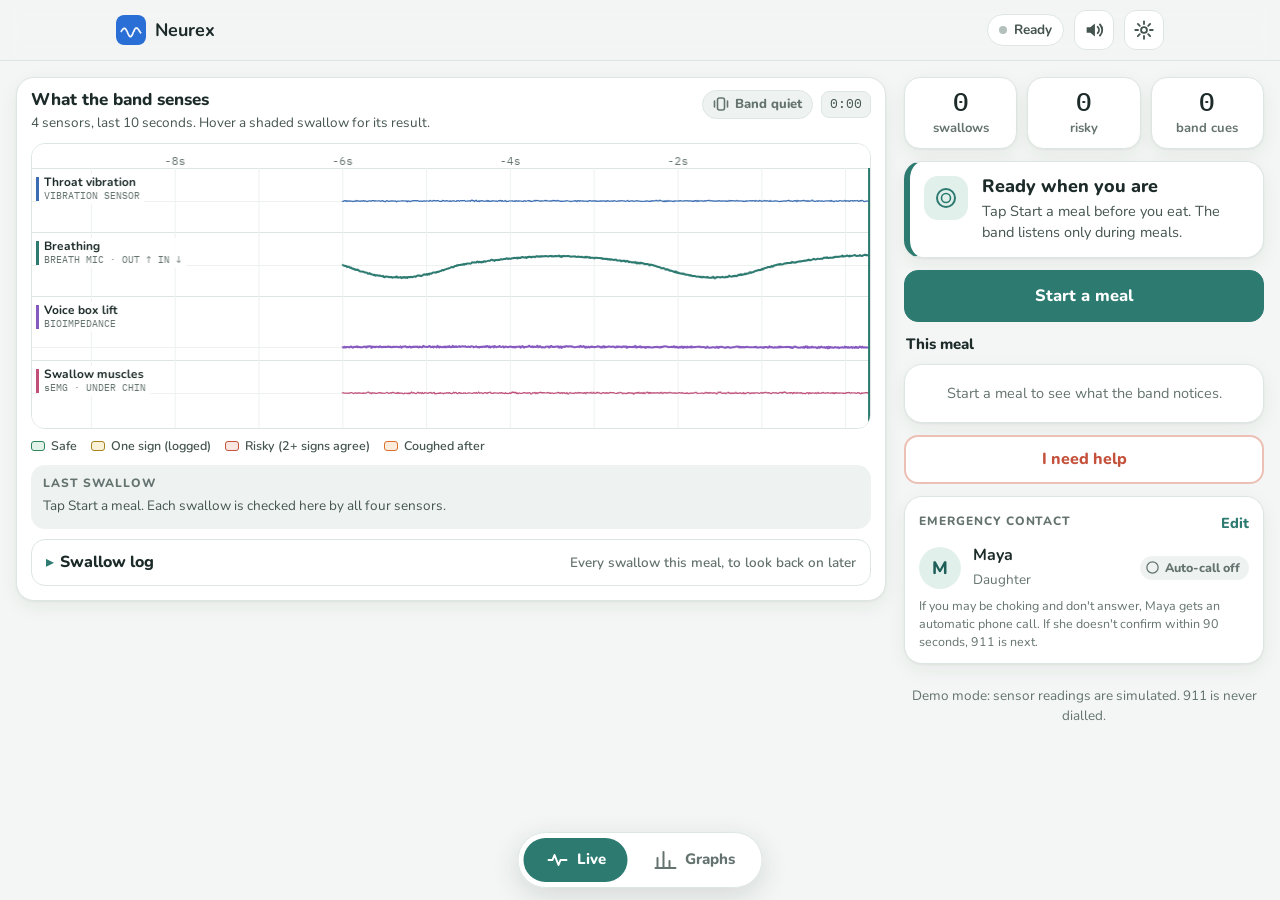
<file: index.html>
<!doctype html>
<html lang="en">
<head>
<meta charset="utf-8">
<title>Neurex</title>
<meta http-equiv="refresh" content="0; url=frontend/">
</head>
<body>
<p>Opening the Neurex app… <a href="frontend/">Tap here if it doesn't open.</a></p>
</body>
</html>
</file>
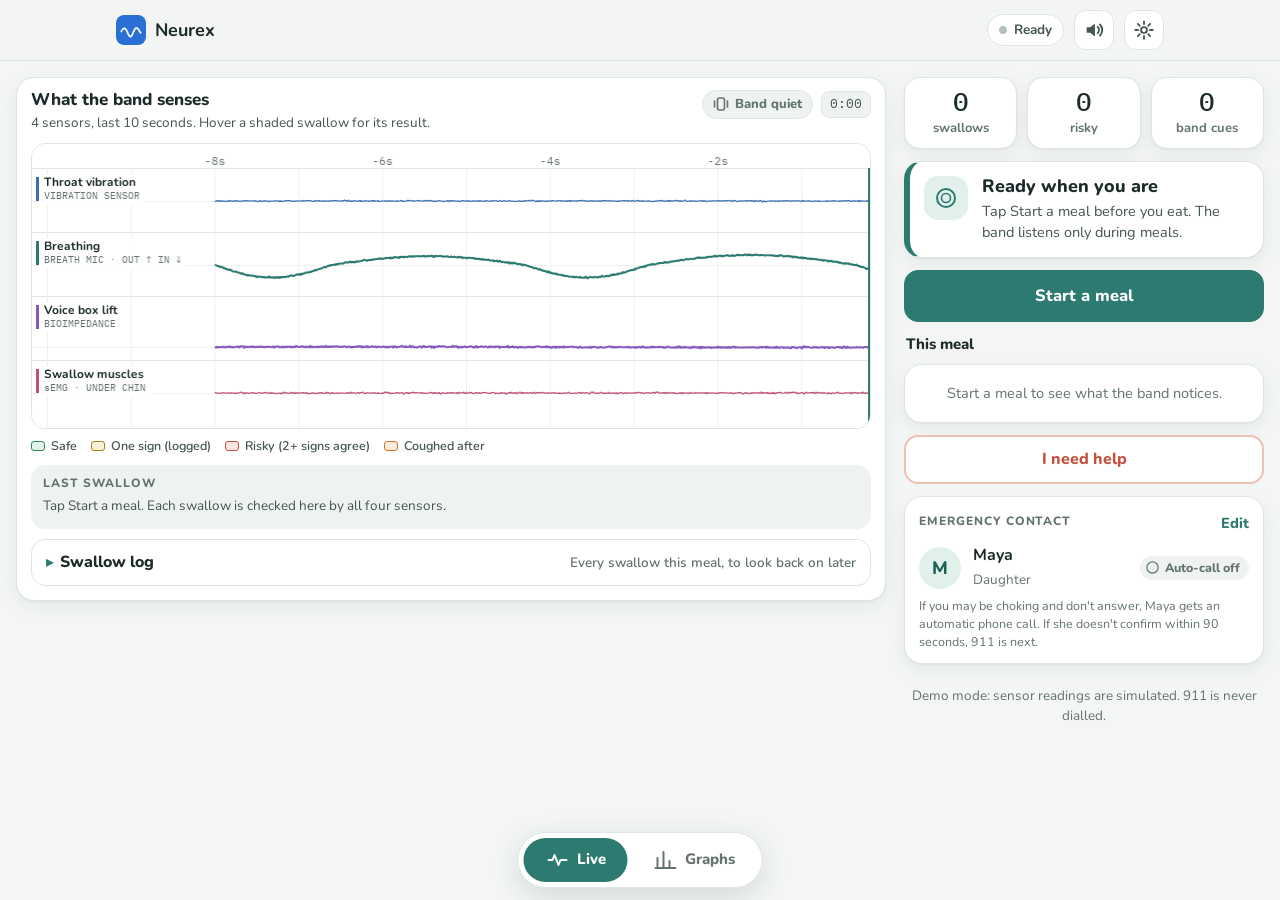
<file: frontend/index.html>
<!doctype html>
<html lang="en">
<head>
<meta charset="utf-8">
<meta name="viewport" content="width=device-width, initial-scale=1, viewport-fit=cover">
<title>Neurex</title>
<meta name="description" content="Neurex: catches silent choking in Parkinson's and calls for help.">
<meta name="theme-color" content="#f3f6f4">
<link rel="manifest" href="manifest.webmanifest">
<link rel="icon" href="icons/icon-192.png">
<link rel="apple-touch-icon" href="icons/apple-touch-icon.png">
<meta name="apple-mobile-web-app-capable" content="yes">
<meta name="apple-mobile-web-app-title" content="Neurex">
<link rel="preconnect" href="https://fonts.googleapis.com">
<link rel="preconnect" href="https://fonts.gstatic.com" crossorigin>
<link rel="stylesheet" href="https://fonts.googleapis.com/css2?family=Nunito:wght@500;600;700;800&family=IBM+Plex+Mono:wght@400;500&display=swap">
<link rel="stylesheet" href="css/styles.css">
</head>
<body>
<header class="top">
  <div class="top-inner">
    <div class="brand"><img src="icons/icon-192.png" alt="" width="30" height="30"><b>Neurex</b></div>
    <span class="livepill" id="livePill"><i></i><span id="liveText">Ready</span></span>
    <button class="icon-btn" id="soundBtn" data-act="sound" aria-label="Sound on" aria-pressed="true">
      <svg class="snd-on" viewBox="0 0 24 24" width="22" height="22" aria-hidden="true"><path d="M4 9h4l5-4v14l-5-4H4z" fill="currentColor"/><path d="M16 8.5a5 5 0 010 7M18.5 6a8.5 8.5 0 010 12" fill="none" stroke="currentColor" stroke-width="2" stroke-linecap="round"/></svg>
      <svg class="snd-off" viewBox="0 0 24 24" width="22" height="22" aria-hidden="true"><path d="M4 9h4l5-4v14l-5-4H4z" fill="currentColor"/><path d="M17 9l5 6M22 9l-5 6" stroke="currentColor" stroke-width="2" stroke-linecap="round"/></svg>
    </button>
    <button class="icon-btn" data-act="settings" aria-label="Settings">
      <svg viewBox="0 0 24 24" width="22" height="22" aria-hidden="true"><circle cx="12" cy="12" r="3.2" fill="none" stroke="currentColor" stroke-width="2"/><path d="M12 2.5v3M12 18.5v3M2.5 12h3M18.5 12h3M5.3 5.3l2.1 2.1M16.6 16.6l2.1 2.1M5.3 18.7l2.1-2.1M16.6 7.4l2.1-2.1" stroke="currentColor" stroke-width="2" stroke-linecap="round"/></svg>
    </button>
  </div>
</header>

<main>
  <div id="demoBar" class="demobar" hidden aria-live="polite"></div>
  <!-- LIVE (the person wearing the band) -->
  <section id="view-live" class="view live" aria-label="Live">
    <div class="live-grid">
      <div class="col-main">
        <div class="card graph-card" id="graphCard">
          <div class="g-top">
            <div><h3>What the band senses</h3><p class="sub" id="winLabel">4 sensors, live. Hover a shaded swallow for its result.</p></div>
            <div class="g-right">
              <span class="bandstat" id="bandStat"><svg viewBox="0 0 16 16" width="16" height="16" aria-hidden="true"><rect x="4.5" y="2" width="7" height="12" rx="2" fill="none" stroke="currentColor" stroke-width="1.6"/><path d="M1.5 5v6M14.5 5v6" stroke="currentColor" stroke-width="1.6" stroke-linecap="round"/></svg><span id="bandText">Band quiet</span></span>
              <span class="clock mono" id="clock">0:00</span>
            </div>
          </div>
          <div id="graphHome"><div class="canvas-wrap" id="graphWrap"><canvas id="strip" aria-label="Four live sensor signals: throat vibration, breathing, voice box lift, swallow muscles"></canvas></div></div>
          <div class="lane-key">
            <span><i style="background:var(--good-soft);border-color:var(--good)"></i>Safe</span>
            <span><i style="background:var(--warn-soft);border-color:var(--warn)"></i>One sign (logged)</span>
            <span><i style="background:var(--risk-soft);border-color:var(--risk)"></i>Risky (2+ signs agree)</span>
            <span><i style="background:var(--amber-soft);border-color:var(--amber)"></i>Coughed after</span>
          </div>
          <div id="verdict" class="verdict" aria-live="polite"></div>
          <details class="swlog" id="swLog">
            <summary><span>Swallow log</span><span class="fine" id="swLogCount">Every swallow this meal, to look back on later</span></summary>
            <div class="tablewrap" id="swLogBody"></div>
          </details>
        </div>
      </div>
      <div class="col-side">
        <div class="stats3 o1">
          <div><b data-bind="swallows">0</b><span>swallows</span></div>
          <div><b data-bind="risky">0</b><span>risky</span></div>
          <div><b data-bind="cues">0</b><span>band cues</span></div>
        </div>
        <div id="nowCard" class="now o2"></div>
        <button id="mealBtn" class="btn primary meal-btn o4" data-act="meal">Start a meal</button>
        <div class="feed-head o5"><span>This meal</span><span id="feedCount"></span></div>
        <ul id="feed" class="feed o6"></ul>
        <button class="btn help-btn o7" data-act="help">I need help</button>
        <div id="contactCard" class="card o8"></div>
        <p class="fine center o9">Demo mode: sensor readings are simulated. 911 is never dialled.</p>
      </div>
    </div>
  </section>

  <!-- GRAPHS (family and doctors) -->
  <section id="view-graphs" class="view wide" aria-label="Graphs" hidden>
    <div class="card ghead" id="gHead"></div>
    <div class="kpis" id="gKpi"></div>
    <div class="grid2">
      <div class="card span2"><h3>Risky swallows per day</h3><p class="sub">Share of swallows with 2 or more warning signs. Dashed line: 10% check line (example).</p><div class="chart" id="gRisky"></div><p class="fine" id="gRiskyNote"></p></div>
      <div class="card"><h3>Voice box lift strength</h3><p class="sub">Average per day, compared with his usual swallow</p><div class="chart" id="gStrength"></div></div>
      <div class="card"><h3>Riskiest meal</h3><p class="sub">Last 7 days</p><div class="chart" id="gMeal"></div></div>
      <div class="card span2"><h3>Alerts</h3><p class="sub">Every risky swallow buzz and choking alert, and how it ended</p><div class="tablewrap" id="gAlerts"></div></div>
      <div class="card span2"><div class="row between"><div><h3>Swallow log</h3><p class="sub" id="gLogSub">Latest meal, every swallow. "Out, swallow, out" is the safe breathing order.</p></div></div><div class="tablewrap" id="gLog"></div></div>
      <div class="card span2">
        <h3>Share with the care team</h3>
        <p class="sub">A plain summary for the speech therapist or doctor.</p>
        <pre id="gReport" class="report"></pre>
        <div class="row gap wrap"><button class="btn primary" data-act="share">Share report</button><button class="btn" data-act="copy">Copy</button><button class="btn" data-act="export">Download CSV</button></div>
        <p class="fine">Neurex flags risk and gets people tested sooner. It does not diagnose.</p>
      </div>
    </div>
  </section>
</main>

<nav class="tabbar" aria-label="Sections">
  <a href="#live" data-v="live" aria-current="page"><svg viewBox="0 0 24 24" width="24" height="24" aria-hidden="true"><path d="M3 12h4l2-5 4 10 2-5h6" fill="none" stroke="currentColor" stroke-width="2" stroke-linecap="round" stroke-linejoin="round"/></svg><span>Live</span></a>
  <a href="#graphs" data-v="graphs"><svg viewBox="0 0 24 24" width="24" height="24" aria-hidden="true"><path d="M4 20V10M10 20V4M16 20v-7M22 20H2" fill="none" stroke="currentColor" stroke-width="2" stroke-linecap="round"/></svg><span>Graphs</span></a>
</nav>

<div id="sos" class="sos" hidden role="alertdialog" aria-live="assertive"><div class="sos-inner"><div class="demobar onsos" hidden aria-live="polite"></div><div id="sosBody"></div><div class="sos-side"><div class="sos-graph"><span class="eyebrow">Live from the band</span><div id="sosGraph"></div></div><div id="mayaPhone"></div></div></div></div>
<div id="sheet" class="sheet" hidden><div class="sheet-card" id="sheetBody"></div></div>

<div id="demo" class="demo" hidden>
  <button class="demo-toggle" data-act="demo" aria-label="Presenter controls">Presenter</button>
  <div class="demo-panel">
    <b>Presenter controls</b>
    <div class="demo-grid">
      <button class="btn small primary wide" data-act="dDemo" id="demoBtn">Play the demo</button>
      <p class="demo-cap wide">3 safe swallows → 1 risky → choking → "Are you OK?" → automatic call → 90 s countdown → help arrives</p>
      <button class="btn small" data-act="dStart">Start meal</button>
      <button class="btn small" data-act="dEnd">End meal</button>
      <button class="btn small" data-scen="safe"><i class="sw good"></i>Safe sip</button>
      <button class="btn small" data-scen="breathin"><i class="sw warn"></i>Breathes in after</button>
      <button class="btn small" data-scen="silent"><i class="sw risk"></i>Silent risky</button>
      <button class="btn small" data-scen="cough"><i class="sw cough"></i>Coughs after sip</button>
      <button class="btn small" data-scen="fast"><i class="sw risk"></i>Gulping</button>
      <button class="btn small" data-scen="tired"><i class="sw risk"></i>Tired, weak</button>
      <button class="btn small danger wide" data-act="dChoke">Choking emergency</button>
      <button class="btn small wide" data-act="dSkip">Skip to next step</button>
    </div>
    <span class="eyebrow">Emergency timer speed</span>
    <div class="seg"><button data-speed="1" aria-pressed="true">1× real</button><button data-speed="3" aria-pressed="false">3×</button><button data-speed="6" aria-pressed="false">6×</button></div>
  </div>
</div>

<div id="toast" class="toast" hidden role="status"></div>
<div id="tip" class="tip" hidden></div>

<script src="js/store.js"></script>
<script src="js/charts.js"></script>
<script src="js/escalation.js"></script>
<script src="js/call.js"></script>
<script src="js/sound.js"></script>
<script src="js/engine.js"></script>
<script src="js/strip.js"></script>
<script src="js/app.js"></script>
</body>
</html>
</file>
<file: frontend/css/styles.css>
/* Neurex: calm light theme */
:root {
  color-scheme: light;
  --bg: #f3f6f4;
  --surface: #ffffff;
  --surface2: #eef3f1;
  --ink: #1c2b29;
  --ink2: #44544f;
  --muted: #64736f;
  --line: #dde6e2;
  --grid: #edf2ef;
  --primary: #2c7a70;
  --primary-ink: #1f5f57;
  --primary-soft: #e2f0ec;
  --good: #2c8659;
  --good-soft: #e3f3ea;
  --warn: #a8831a;
  --warn-soft: #faf2d8;
  --risk: #c4513b;
  --risk-soft: #fbe7e1;
  --amber: #d8702c;
  --amber-soft: #fdebdc;
  --ch-vib: #3a6db3;
  --ch-br: #2c7a70;
  --ch-lift: #8659c0;
  --ch-emg: #c0507a;
  --shadow: 0 1px 2px rgba(28, 43, 41, .05), 0 6px 20px rgba(28, 43, 41, .06);
  --r: 18px;
  --f: "Nunito", system-ui, -apple-system, "Segoe UI", sans-serif;
  --f-mono: "IBM Plex Mono", ui-monospace, Menlo, monospace;
}
* { box-sizing: border-box; }
html { -webkit-text-size-adjust: 100%; }
body { margin: 0; background: var(--bg); color: var(--ink); font-family: var(--f); font-size: 16px; line-height: 1.45; padding-bottom: calc(96px + env(safe-area-inset-bottom)); }
body.locked { overflow: hidden; }
h2, h3 { margin: 0; line-height: 1.2; }
h2 { font-size: 24px; font-weight: 800; letter-spacing: -.01em; }
h3 { font-size: 17px; font-weight: 800; }
p { margin: 0; }
button, input { font: inherit; color: inherit; }
[hidden] { display: none !important; }
.mono, .num { font-family: var(--f-mono); }
.eyebrow { display: block; font-size: 12px; font-weight: 800; letter-spacing: .08em; text-transform: uppercase; color: var(--muted); margin: 0 0 4px; }
.eyebrow.light { color: rgba(255, 255, 255, .75); }
.sub { color: var(--ink2); font-size: 14.5px; margin-top: 3px; }
.fine { color: var(--muted); font-size: 13.5px; margin-top: 10px; }
.fine.light { color: rgba(255, 255, 255, .8); }
.center { text-align: center; }
.row { display: flex; align-items: center; }
.row.between { justify-content: space-between; gap: 12px; }
.row.gap { gap: 10px; margin-top: 12px; }
.row.wrap { flex-wrap: wrap; }
.grow { flex: 1 1 0; }
.tag { display: inline-block; font-size: 11.5px; font-weight: 700; color: var(--muted); background: var(--surface2); border-radius: 999px; padding: 2px 8px; white-space: nowrap; }
hr { border: 0; border-top: 1px solid var(--line); margin: 18px 0 12px; }

/* header */
.top { position: sticky; top: 0; z-index: 20; background: rgba(243, 246, 244, .9); backdrop-filter: blur(10px); -webkit-backdrop-filter: blur(10px); border-bottom: 1px solid var(--line); padding-top: env(safe-area-inset-top); }
.top-inner { max-width: 1080px; margin: 0 auto; display: flex; align-items: center; gap: 10px; padding: 10px 16px; }
.brand { display: flex; align-items: center; gap: 9px; font-size: 18px; font-weight: 800; margin-right: auto; }
.brand img { border-radius: 8px; }
.livepill { display: inline-flex; align-items: center; gap: 7px; font-size: 13.5px; font-weight: 700; color: var(--ink2); background: var(--surface); border: 1px solid var(--line); padding: 5px 11px; border-radius: 999px; white-space: nowrap; }
.livepill i { width: 8px; height: 8px; border-radius: 50%; background: #b4c0bc; }
.livepill.on { color: var(--primary-ink); border-color: #bfdcd5; background: var(--primary-soft); }
.livepill.on i { background: var(--good); box-shadow: 0 0 0 0 rgba(44, 134, 89, .5); animation: pulse 1.8s infinite; }
@keyframes pulse { 0% { box-shadow: 0 0 0 0 rgba(44, 134, 89, .45); } 70% { box-shadow: 0 0 0 7px rgba(44, 134, 89, 0); } 100% { box-shadow: 0 0 0 0 rgba(44, 134, 89, 0); } }
#soundBtn .snd-off { display: none; }
#soundBtn.muted .snd-on { display: none; }
#soundBtn.muted .snd-off { display: block; }
#soundBtn.muted { color: var(--muted); }
.icon-btn { width: 40px; height: 40px; border-radius: 12px; border: 1px solid var(--line); background: var(--surface); color: var(--ink2); display: grid; place-items: center; cursor: pointer; }

/* layout */
main { padding: 16px 16px 0; }
.view { margin: 0 auto; }
.view.narrow { max-width: 520px; }
.view.wide { max-width: 1080px; }
.card { background: var(--surface); border: 1px solid var(--line); border-radius: var(--r); padding: 16px; box-shadow: var(--shadow); }

/* buttons */
.btn { display: inline-flex; align-items: center; justify-content: center; gap: 8px; min-height: 48px; padding: 11px 16px; border-radius: 14px; border: 1px solid var(--line); background: var(--surface); color: var(--ink); font-weight: 800; font-size: 15.5px; cursor: pointer; text-decoration: none; text-align: center; transition: transform .08s, background .15s; }
.btn:active { transform: scale(.98); }
.btn:focus-visible, .icon-btn:focus-visible, .tabbar a:focus-visible, .seg button:focus-visible { outline: 3px solid #9fcfc6; outline-offset: 2px; }
.btn.primary { background: var(--primary); border-color: var(--primary); color: #fff; }
.btn.danger { background: var(--risk); border-color: var(--risk); color: #fff; }
.btn.ghost { background: transparent; }
.btn.light { color: #fff; border-color: rgba(255, 255, 255, .45); }
.btn.big { width: 100%; min-height: 58px; font-size: 18px; border-radius: 16px; margin-top: 10px; }
.btn.ok { background: #fff; border-color: #fff; color: var(--good); }
.btn.small { min-height: 40px; padding: 8px 10px; font-size: 13.5px; border-radius: 11px; justify-content: flex-start; }
.btn.wide { grid-column: span 2; justify-content: center; }
.btn.danger-text { color: var(--risk); }
.link { background: none; border: 0; padding: 4px 0; color: var(--primary); font-weight: 800; cursor: pointer; font-size: 14.5px; }

/* live: layout. Phones: one column. Laptops: graph on the left, phone screen on the right */
.view.live { max-width: 1180px; }
.live-grid { display: flex; flex-direction: column; gap: 12px; }
.col-main, .col-side { display: contents; }
.o1 { order: 1; } .o2 { order: 2; } .graph-card { order: 3; } .o4 { order: 4; } .o5 { order: 5; } .o6 { order: 6; } .o7 { order: 7; } .o8 { order: 8; } .o9 { order: 9; }
.live-grid .now, .live-grid .feed-head, .live-grid .help-btn, .live-grid #contactCard { margin-top: 0; }
.live-grid .feed-head { margin-bottom: -4px; }
@media (min-width: 960px) {
  .live-grid { display: grid; grid-template-columns: minmax(0, 1fr) 380px; gap: 18px; align-items: start; }
  .col-main, .col-side { display: flex; flex-direction: column; gap: 12px; min-width: 0; }
  .col-main { position: sticky; top: 74px; }
}
.meal-btn { width: 100%; min-height: 52px; font-size: 16.5px; }

/* live: the graph card */
.graph-card { padding: 14px 14px 16px; transition: box-shadow .25s, border-color .25s; }
.graph-card[data-flash="risky"] { border-color: var(--risk); box-shadow: 0 0 0 3px rgba(196, 81, 59, .25), var(--shadow); }
.graph-card[data-flash="cough"] { border-color: var(--amber); box-shadow: 0 0 0 3px rgba(216, 112, 44, .25), var(--shadow); }
.graph-card[data-flash="watch"] { border-color: var(--warn); box-shadow: 0 0 0 3px rgba(168, 131, 26, .2), var(--shadow); }
.g-top { display: flex; justify-content: space-between; align-items: flex-start; gap: 8px 12px; flex-wrap: wrap; }
.g-top .sub { font-size: 13.5px; }
.g-right { display: flex; align-items: center; gap: 8px; }
.bandstat { display: inline-flex; align-items: center; gap: 6px; font-size: 13px; font-weight: 800; color: var(--muted); padding: 4px 10px; border-radius: 999px; border: 1px solid var(--line); background: var(--surface2); white-space: nowrap; }
.bandstat.live { color: var(--primary-ink); background: var(--primary-soft); border-color: #c4e0d9; }
.bandstat.alarm { color: #b55a1c; background: var(--amber-soft); border-color: #f4cfae; }
.bandstat.on { color: #fff; background: var(--risk); border-color: var(--risk); }
.bandstat.on svg { animation: shake .12s linear infinite; }
@keyframes shake { 0% { transform: translateX(-1.5px); } 50% { transform: translateX(1.5px); } 100% { transform: translateX(-1.5px); } }
.clock { font-size: 13px; color: var(--ink2); background: var(--surface2); border: 1px solid var(--line); border-radius: 8px; padding: 3px 8px; }
.graph-card .canvas-wrap { margin-top: 10px; }
.canvas-wrap canvas { cursor: crosshair; }
.lane-key { display: flex; flex-wrap: wrap; gap: 6px 14px; font-size: 12.5px; color: var(--ink2); margin-top: 8px; font-weight: 600; }
.lane-key span { display: inline-flex; align-items: center; gap: 6px; }
.lane-key i { width: 14px; height: 10px; border-radius: 3px; border: 1px solid; display: inline-block; }
.verdict { margin-top: 12px; background: var(--surface2); border-radius: 14px; padding: 12px 14px; min-height: 64px; }
.verdict h3 { font-size: 18px; }
.verdict h3 small { font-size: 13px; color: var(--muted); font-weight: 700; }
.verdict .sub b { color: var(--ink); }
.verdict .checks { margin-top: 10px; }
.pill.pending { color: var(--primary-ink); background: var(--primary-soft); }
.progress { height: 5px; background: var(--line); border-radius: 5px; overflow: hidden; margin-top: 10px; }
.progress div { height: 100%; width: 0; background: var(--primary); border-radius: 5px; }
@media (max-width: 600px) {
  .verdict .checks li:not(.bad):not(.cough) small { display: none; }
  .verdict .checks li { padding: 8px 10px; }
}

/* emergency screen: the live graph sits under the steps */
.sos-graph { margin-top: 18px; background: rgba(255, 255, 255, .96); border-radius: 16px; padding: 10px 10px 12px; }
.sos-graph .eyebrow { margin: 2px 4px 6px; }
.sos-graph .canvas-wrap { margin-top: 0; }
.sos.resolved .sos-graph { display: none; }
@media (min-width: 960px) {
  .sos:not(.resolved) .sos-inner { max-width: 1180px; display: grid; grid-template-columns: minmax(0, 500px) minmax(0, 1fr); gap: 32px; align-items: start; }
  .sos-graph { margin-top: 64px; position: sticky; top: 28px; }
}

/* live: stats */
.stats3 { display: grid; grid-template-columns: repeat(3, 1fr); gap: 10px; }
.stats3 > div { background: var(--surface); border: 1px solid var(--line); border-radius: 16px; padding: 12px 10px; text-align: center; box-shadow: var(--shadow); }
.stats3 b { display: block; font-family: var(--f-mono); font-weight: 500; font-size: 30px; line-height: 1.1; }
.stats3 span { font-size: 13px; color: var(--muted); font-weight: 700; }

/* live: now card */
.now { display: flex; gap: 14px; align-items: flex-start; margin-top: 12px; padding: 18px; border-radius: var(--r); border: 1px solid var(--line); background: var(--surface); box-shadow: var(--shadow); border-left: 6px solid var(--primary); min-height: 104px; transition: background .25s, border-color .25s; }
.now h3 { font-size: 20px; }
.now p { color: var(--ink2); margin-top: 4px; font-size: 15.5px; }
.now-ic { flex: none; width: 44px; height: 44px; border-radius: 14px; display: grid; place-items: center; background: var(--primary-soft); color: var(--primary); }
.now.calm { border-left-color: var(--primary); }
.now.amber { background: var(--amber-soft); border-color: #f4cfae; border-left-color: var(--amber); }
.now.amber .now-ic { background: #fff; color: var(--amber); }
.now.risk { background: var(--risk-soft); border-color: #f1c3b8; border-left-color: var(--risk); }
.now.risk .now-ic { background: #fff; color: var(--risk); }

/* live: feed */
.feed-head { display: flex; justify-content: space-between; align-items: baseline; margin: 22px 2px 8px; font-weight: 800; font-size: 15px; }
.feed-head span:last-child { font-weight: 700; color: var(--muted); font-size: 13px; }
.feed { list-style: none; margin: 0; padding: 0; background: var(--surface); border: 1px solid var(--line); border-radius: var(--r); box-shadow: var(--shadow); overflow: hidden; }
.feed li { display: flex; gap: 12px; padding: 13px 16px; border-top: 1px solid var(--line); }
.feed li:first-child { border-top: 0; }
.feed li i { flex: none; width: 10px; height: 10px; border-radius: 50%; margin-top: 6px; background: var(--muted); }
.feed li.risky i { background: var(--risk); }
.feed li.cough i { background: var(--amber); }
.feed li.watch i { background: var(--warn); }
.feed li b { display: flex; justify-content: space-between; gap: 10px; font-size: 15px; }
.feed li .tm { font-family: var(--f-mono); font-weight: 400; font-size: 12px; color: var(--muted); white-space: nowrap; }
.feed li p { color: var(--ink2); font-size: 14px; margin-top: 2px; }
.feed li.empty { color: var(--muted); font-size: 14.5px; justify-content: center; text-align: center; padding: 18px 16px; }
.help-btn { width: 100%; margin-top: 16px; min-height: 54px; color: var(--risk); border: 2px solid #ecc0b5; background: var(--surface); font-size: 17px; }
#contactCard { margin-top: 12px; }
.contact-row { display: flex; align-items: center; gap: 12px; margin-top: 6px; }
.contact-row b { display: block; font-size: 16px; }
.contact-row small { color: var(--muted); font-size: 13.5px; }
.avatar { width: 42px; height: 42px; border-radius: 50%; display: grid; place-items: center; background: var(--primary-soft); color: var(--primary-ink); font-weight: 800; font-size: 18px; flex: none; }

/* pills */
.pill { display: inline-flex; align-items: center; gap: 5px; font-size: 12.5px; font-weight: 800; padding: 3px 9px 3px 5px; border-radius: 999px; white-space: nowrap; }
.pill svg { width: 15px; height: 15px; }
.pill.good { color: var(--good); background: var(--good-soft); }
.pill.warn { color: #8a6b12; background: var(--warn-soft); }
.pill.risk { color: #a8402c; background: var(--risk-soft); }
.pill.amber { color: #b55a1c; background: var(--amber-soft); }
.pill.muted { color: var(--muted); background: var(--surface2); }

/* tab bar */
.tabbar { position: fixed; z-index: 30; left: 50%; transform: translateX(-50%); bottom: calc(12px + env(safe-area-inset-bottom)); display: flex; gap: 4px; padding: 5px; background: rgba(255, 255, 255, .96); border: 1px solid var(--line); border-radius: 999px; box-shadow: 0 8px 28px rgba(28, 43, 41, .14); }
.tabbar a { display: flex; align-items: center; gap: 7px; padding: 10px 22px; border-radius: 999px; color: var(--muted); text-decoration: none; font-weight: 800; font-size: 15px; }
.tabbar a[aria-current="page"] { background: var(--primary); color: #fff; }

/* sheets */
.sheet { position: fixed; inset: 0; z-index: 50; background: rgba(20, 34, 32, .38); display: flex; align-items: flex-end; justify-content: center; }
.sheet-card { width: 100%; max-width: 520px; max-height: 92vh; overflow: auto; background: var(--surface); border-radius: 22px 22px 0 0; padding: 20px 18px calc(20px + env(safe-area-inset-bottom)); box-shadow: 0 -10px 40px rgba(20, 34, 32, .2); }
.sheet-card h2 { margin-bottom: 12px; }
.sheet-card .eyebrow { margin-top: 18px; }
.sheet-card .stats3 { margin: 6px 0 4px; }
.sheet.full .sheet-card { max-width: 980px; }
.sheet.full .sheet-card h2 { margin-bottom: 0; }
@media (min-width: 700px) {
  .sheet { align-items: center; padding: 24px; }
  .sheet-card { border-radius: 22px; padding: 24px; }
}
label { display: block; font-size: 14px; font-weight: 700; color: var(--ink2); margin: 12px 0 5px; }
input[type="text"], input:not([type]), input[type="tel"] { width: 100%; min-height: 46px; padding: 10px 12px; border-radius: 12px; border: 1px solid var(--line); background: var(--surface2); font-size: 16px; }
input:focus { outline: 3px solid #b6dbd3; border-color: var(--primary); background: #fff; }
.switch { display: flex; gap: 10px; align-items: flex-start; font-weight: 600; color: var(--ink); margin-top: 14px; }
.switch input { width: 22px; height: 22px; accent-color: var(--primary); flex: none; margin-top: 1px; }
.rules { margin: 4px 0 0; padding-left: 18px; color: var(--ink2); font-size: 14.5px; }
.rules li { margin: 4px 0; }
.tips { list-style: none; padding: 0; margin: 4px 0 0; }
.tips li { display: flex; gap: 10px; padding: 10px 0; border-top: 1px solid var(--line); color: var(--good); }
.tips li:first-child { border-top: 0; }
.tips li div { color: var(--ink); }
.tips b { display: block; }
.tips small { color: var(--ink2); font-size: 14px; }

/* sensor readings */
.canvas-wrap { margin-top: 12px; border: 1px solid var(--line); border-radius: 14px; overflow: hidden; background: var(--surface); }
.canvas-wrap canvas { display: block; width: 100%; }
.checkcard { margin-top: 14px; background: var(--surface2); border-radius: 16px; padding: 14px 16px; }
.checkcard h3 { font-size: 19px; }
.checks { list-style: none; padding: 0; margin: 10px 0 0; display: grid; grid-template-columns: repeat(auto-fill, minmax(260px, 1fr)); gap: 8px; }
.checks li { display: flex; gap: 10px; align-items: flex-start; background: var(--surface); border: 1px solid var(--line); border-radius: 12px; padding: 10px 12px; color: var(--good); }
.checks li svg { flex: none; margin-top: 1px; }
.checks li.bad { color: var(--risk); border-color: #f1c3b8; }
.checks li.cough { color: var(--amber); border-color: #f4cfae; }
.checks li div { color: var(--ink); min-width: 0; }
.checks b { display: flex; justify-content: space-between; gap: 8px; font-size: 14.5px; }
.checks .sens { font-family: var(--f-mono); font-weight: 400; font-size: 11px; color: var(--muted); text-transform: uppercase; white-space: nowrap; }
.checks .val { display: block; font-family: var(--f-mono); font-size: 13px; color: var(--ink); margin-top: 1px; }
.checks small { display: block; color: var(--ink2); font-size: 13px; margin-top: 2px; }

/* emergency screen */
.sos { position: fixed; inset: 0; z-index: 60; color: #fff; overflow: auto; background: #1f3f3b; }
.sos.contact, .sos.hold { background: #7c2c1f; }
.sos.ems { background: #5e1b12; }
.sos.resolved { background: #1f5a40; }
.sos-inner { max-width: 560px; margin: 0 auto; padding: calc(28px + env(safe-area-inset-top)) 20px calc(110px + env(safe-area-inset-bottom)); display: flex; flex-direction: column; }
.sos h2 { font-size: 32px; margin: 2px 0 6px; }
.sos .why { font-size: 17px; color: rgba(255, 255, 255, .88); }
.ring { position: relative; width: 150px; height: 150px; margin: 22px auto 10px; }
.ring.big { width: 190px; height: 190px; }
.ring svg { width: 100%; height: 100%; transform: rotate(-90deg); }
.ring-bg { fill: none; stroke: rgba(255, 255, 255, .18); stroke-width: 9; }
.ring-fg { fill: none; stroke: #fff; stroke-width: 9; stroke-linecap: round; transition: stroke-dashoffset .12s linear; }
.ring > b { position: absolute; inset: 0; display: flex; flex-direction: column; align-items: center; justify-content: center; font-family: var(--f-mono); font-weight: 500; font-size: 44px; }
.ring > b small { font-family: var(--f); font-size: 14px; font-weight: 700; color: rgba(255, 255, 255, .8); }
.callbox { display: flex; gap: 12px; align-items: center; margin-top: 16px; padding: 14px 16px; border-radius: 16px; background: rgba(255, 255, 255, .12); border: 1px solid rgba(255, 255, 255, .22); }
.callbox svg { flex: none; width: 26px; height: 26px; }
.callbox b { display: block; font-size: 17px; }
.callbox small { display: block; color: rgba(255, 255, 255, .82); font-size: 13.5px; }
.callbox.calling svg { animation: ring 1s infinite; }
.callbox.placed { background: rgba(255, 255, 255, .2); }
.callbox.failed { border-style: dashed; }
@keyframes ring { 0%, 100% { transform: rotate(0); } 25% { transform: rotate(-14deg); } 75% { transform: rotate(14deg); } }
.cd911 { margin: 16px 0 4px; padding: 12px 14px; border-radius: 14px; background: rgba(255, 255, 255, .12); font-size: 15px; }
.panel { margin-top: 14px; background: rgba(255, 255, 255, .96); color: var(--ink); border-radius: 16px; padding: 14px 16px; }
.panel .eyebrow { margin-top: 4px; }
.panel .fine { margin-top: 8px; }
.grounds { list-style: none; padding: 0; margin: 0; }
.grounds li { display: flex; gap: 10px; align-items: flex-start; padding: 7px 0; color: #a7b3af; }
.grounds li.on { color: var(--risk); }
.grounds li div { color: var(--ink2); }
.grounds li.on div { color: var(--ink); }
.grounds li svg { flex: none; }
.grounds b { display: block; font-size: 15px; }
.grounds small { display: block; font-size: 12.5px; color: var(--muted); }
.badge-demo { align-self: flex-start; font-size: 12px; font-weight: 800; letter-spacing: .06em; background: #fff; color: #5e1b12; padding: 4px 10px; border-radius: 999px; margin-bottom: 8px; }
.script { font-size: 15px; line-height: 1.5; margin: 2px 0 10px; color: var(--ink); }
.timeline { margin: 4px 0 0; padding-left: 0; list-style: none; font-size: 13.5px; color: var(--ink2); }
.timeline li { display: flex; gap: 10px; padding: 3px 0; }
.timeline .mono { color: var(--muted); min-width: 46px; }

/* graphs tab */
.ghead { display: flex; justify-content: space-between; align-items: flex-start; gap: 12px; }
.kpis { display: grid; grid-template-columns: repeat(4, 1fr); gap: 10px; margin: 12px 0; }
.kpis > div { background: var(--surface); border: 1px solid var(--line); border-radius: 16px; padding: 14px; box-shadow: var(--shadow); }
.kpis b { display: block; font-family: var(--f-mono); font-weight: 500; font-size: 26px; }
.kpis span { color: var(--muted); font-size: 13px; font-weight: 700; }
.grid2 { display: grid; grid-template-columns: minmax(0, 1fr) minmax(0, 1fr); gap: 12px; }
.grid2 > *, .kpis > *, .stats3 > * { min-width: 0; }
.span2 { grid-column: span 2; }
@media (max-width: 760px) {
  .grid2 { grid-template-columns: minmax(0, 1fr); }
  .span2 { grid-column: auto; }
  .kpis { grid-template-columns: 1fr 1fr; }
  .ghead { flex-direction: column; }
}
.chart { margin-top: 10px; width: 100%; }
.chart svg { display: block; width: 100%; height: auto; }
.chart svg * { pointer-events: none; }
.chart svg .hit { fill: transparent; pointer-events: all; }
.chart .grid { stroke: var(--line); }
.chart .ax { font-family: var(--f-mono); font-size: 11px; fill: var(--muted); }
.chart .bar { fill: var(--primary); }
.chart .bar.hl { fill: var(--risk); }
.chart .track { fill: var(--surface2); }
.chart .ref { stroke: var(--ink2); stroke-width: 1.5; stroke-dasharray: 5 4; }
.chart .refl { font-size: 12px; font-weight: 700; fill: var(--ink2); }
.chart .line { fill: none; stroke: var(--ch-lift); stroke-width: 2.4; stroke-linejoin: round; }
.chart .dot { fill: var(--ch-lift); stroke: var(--surface); stroke-width: 2; }
.chart .val { font-family: var(--f-mono); font-size: 12px; fill: var(--ink); }
.chart .lbl { font-size: 13px; font-weight: 700; fill: var(--ink); }
.tablewrap { overflow-x: auto; margin-top: 10px; max-height: 340px; overflow-y: auto; }
table { width: 100%; border-collapse: collapse; font-size: 14px; }
th { text-align: left; font-size: 12px; text-transform: uppercase; letter-spacing: .05em; color: var(--muted); font-weight: 800; padding: 8px 10px; border-bottom: 1px solid var(--line); position: sticky; top: 0; background: var(--surface); }
td { padding: 9px 10px; border-bottom: 1px solid var(--grid); vertical-align: top; color: var(--ink); }
td.mono { font-size: 12.5px; color: var(--ink2); white-space: nowrap; }
th.num, td.num { text-align: right; white-space: nowrap; }
td .pill { font-size: 12px; }
.alist { list-style: none; margin: 0; padding: 0; }
.alist li { padding: 11px 2px; border-top: 1px solid var(--grid); }
.alist li:first-child { border-top: 0; }
.ahead { display: flex; flex-wrap: wrap; align-items: center; gap: 6px 10px; }
.ahead b { font-size: 15px; }
.ahead .mono { margin-left: auto; font-size: 12.5px; color: var(--muted); }
.alist p { color: var(--ink2); font-size: 14px; margin-top: 4px; }
.report { white-space: pre-wrap; font-family: var(--f-mono); font-size: 12.5px; line-height: 1.55; background: var(--surface2); border-radius: 12px; padding: 12px; margin: 10px 0 0; color: var(--ink); max-height: 220px; overflow: auto; }

/* presenter */
.demo { position: fixed; z-index: 70; right: 14px; bottom: calc(80px + env(safe-area-inset-bottom)); display: flex; flex-direction: column; align-items: flex-end; gap: 8px; }
.demo-toggle { order: 2; border: 0; border-radius: 999px; padding: 8px 14px; background: var(--ink); color: #fff; font-weight: 800; font-size: 13px; opacity: .92; cursor: pointer; box-shadow: 0 6px 20px rgba(0, 0, 0, .22); }
.demo-panel { order: 1; display: none; width: min(330px, calc(100vw - 28px)); max-height: calc(100vh - 170px); overflow: auto; background: var(--surface); color: var(--ink); border: 1px solid var(--line); border-radius: 18px; padding: 14px; box-shadow: 0 14px 40px rgba(20, 34, 32, .25); }
.demo.open .demo-panel { display: block; }
.demo-panel > b { display: block; font-size: 15px; margin-bottom: 10px; }
.demo-panel .eyebrow { margin-top: 12px; }
.demo-grid { display: grid; grid-template-columns: 1fr 1fr; gap: 7px; }
.sw { flex: none; width: 11px; height: 11px; border-radius: 50%; display: inline-block; }
.sw.good { background: var(--good); }
.sw.warn { background: var(--warn); }
.sw.risk { background: var(--risk); }
.sw.cough { background: var(--amber); }
.seg { display: flex; background: var(--surface2); border-radius: 12px; padding: 3px; gap: 3px; }
.seg button { flex: 1; border: 0; background: transparent; border-radius: 9px; padding: 8px 6px; font-weight: 800; font-size: 13.5px; color: var(--ink2); cursor: pointer; }
.seg button[aria-pressed="true"] { background: var(--surface); color: var(--ink); box-shadow: 0 1px 3px rgba(0, 0, 0, .12); }

@media (min-width: 700px) { .demo { bottom: 20px; } }

/* toast and tooltip */
.toast { position: fixed; z-index: 90; left: 50%; transform: translateX(-50%); top: calc(70px + env(safe-area-inset-top)); background: var(--ink); color: #fff; font-weight: 700; font-size: 14.5px; padding: 10px 16px; border-radius: 999px; box-shadow: 0 8px 24px rgba(0, 0, 0, .2); max-width: calc(100vw - 32px); text-align: center; }
.tip { position: fixed; z-index: 80; pointer-events: none; background: var(--ink); color: #fff; font-size: 12.5px; padding: 7px 9px; border-radius: 8px; max-width: 240px; line-height: 1.35; }
@media (prefers-reduced-motion: reduce) { * { animation: none !important; transition: none !important; } }
#sosBody { display: flex; flex-direction: column; }

/* demo step banner (shown while "Play the demo" runs) */
.demobar { max-width: 1280px; margin: 0 auto 12px; background: var(--ink); color: #fff; border-radius: 14px; padding: 10px 14px; display: flex; flex-wrap: wrap; align-items: center; gap: 6px 14px; }
.demobar .dsegs { display: flex; gap: 4px; flex: none; }
.demobar .dsegs i { width: 22px; height: 6px; border-radius: 6px; background: rgba(255, 255, 255, .22); }
.demobar .dsegs i.done { background: #8fd3c4; }
.demobar .dsegs i.cur { background: #fff; animation: blink 1.2s ease-in-out infinite; }
@keyframes blink { 50% { opacity: .45; } }
.demobar .dtext { display: flex; flex-wrap: wrap; align-items: baseline; gap: 4px 10px; font-size: 15px; min-width: 0; }
.demobar .dtext b { font-size: 12px; letter-spacing: .06em; text-transform: uppercase; color: #8fd3c4; }
.demobar .dhint { flex-basis: 100%; font-size: 13px; color: rgba(255, 255, 255, .75); }
.speedtag { font-size: 11.5px; font-weight: 800; padding: 1px 8px; border-radius: 999px; background: rgba(255, 255, 255, .16); color: #fff; }
.demobar.onsos { margin: 0 0 16px; background: rgba(0, 0, 0, .28); grid-column: 1 / -1; }
.demo-cap { margin: -2px 0 2px; font-size: 12px; color: var(--muted); line-height: 1.35; }
.demo-cap.wide { grid-column: span 2; }

/* swallow log drop-down */
.swlog { margin-top: 10px; border: 1px solid var(--line); border-radius: 14px; background: var(--surface); }
.swlog summary { cursor: pointer; list-style: none; display: flex; justify-content: space-between; align-items: baseline; gap: 10px; padding: 11px 14px; font-weight: 800; }
.swlog summary::-webkit-details-marker { display: none; }
.swlog summary::before { content: "▸"; color: var(--primary); margin-right: -4px; }
.swlog[open] summary::before { content: "▾"; }
.swlog summary span:first-of-type { margin-right: auto; }
.swlog summary .fine { margin: 0; font-weight: 600; text-align: right; }
.swlog .tablewrap { margin: 0; padding: 0 6px 8px; max-height: 300px; }
.swlog td, #gLog td { white-space: nowrap; }

/* emergency: the live graph and Maya's phone side by side with the steps */
.sos-side { display: flex; flex-direction: column; gap: 14px; margin-top: 18px; }
.sos-side .sos-graph { margin-top: 0; }
.sos.resolved .sos-side { display: none; }
#mayaPhone { background: rgba(255, 255, 255, .96); color: var(--ink); border-radius: 16px; padding: 12px 14px 14px; }
#mayaPhone .eyebrow { margin: 0 0 8px; }
.mscreen { border-radius: 14px; background: #16201f; color: #fff; padding: 14px; }
.mscreen.here { background: #1f5a40; }
.mtop { display: flex; align-items: center; gap: 12px; }
.mtop svg { width: 34px; height: 34px; padding: 7px; border-radius: 50%; background: #2c8659; flex: none; }
.mscreen.ringing .mtop svg { animation: ring 1s infinite; }
.mtop small { display: block; font-size: 12px; color: rgba(255, 255, 255, .7); font-weight: 700; }
.mtop b { font-size: 17px; }
.mring { margin-left: auto; width: 12px; height: 12px; border-radius: 50%; background: #8fd3c4; animation: blink 1s infinite; }
.mmsg { margin-top: 10px; font-size: 13.5px; line-height: 1.45; color: rgba(255, 255, 255, .88); }
.mstate { margin-top: 8px; font-size: 12.5px; font-weight: 700; color: #8fd3c4; }
.callbox.sim { border-style: dashed; }
@media (min-width: 960px) {
  .sos:not(.resolved) .sos-inner { max-width: 1180px; display: grid; grid-template-columns: minmax(0, 480px) minmax(0, 1fr); gap: 0 32px; align-items: start; }
  .sos-side { margin-top: 56px; position: sticky; top: 20px; }
  .sos .ring.big { width: 150px; height: 150px; margin: 14px auto 6px; }
  .sos .ring.big > b { font-size: 36px; }
}

/* laptops: keep the graph, the checks and the phone view on one screen */
@media (min-width: 960px) {
  .view.live { max-width: 1280px; }
  .live-grid { grid-template-columns: minmax(0, 1fr) 360px; }
  .col-main { top: 70px; }
  .graph-card { padding: 12px 14px 14px; }
  .verdict { padding: 10px 12px; margin-top: 10px; }
  .verdict h3 { font-size: 16.5px; }
  .verdict .sub { font-size: 13.5px; }
  .verdict .checks { grid-template-columns: repeat(3, minmax(0, 1fr)); gap: 6px; margin-top: 8px; }
  .verdict .checks li { padding: 7px 9px; gap: 8px; }
  .verdict .checks b { font-size: 13.5px; flex-wrap: wrap; }
  .verdict .checks .val { font-size: 12.5px; }
  .verdict .checks small { font-size: 12px; }
  .col-side .stats3 b { font-size: 26px; }
  .col-side .stats3 > div { padding: 9px 8px; }
  .col-side .now { min-height: 92px; padding: 14px; }
  .col-side .now h3 { font-size: 18px; }
  .col-side .now p { font-size: 14.5px; }
  .col-side .feed { max-height: 236px; overflow: auto; }
  .col-side .help-btn { min-height: 46px; font-size: 16px; }
  .col-side #contactCard { padding: 12px 14px; }
  .col-side #contactCard .fine { font-size: 12.5px; margin-top: 6px; }
}
@media (min-width: 960px) {
  .sos .grounds li { padding: 4px 0; }
  .sos .panel { padding: 10px 14px; }
  .sos h2 { font-size: 28px; }
}
.swlog th, #gLog th { white-space: nowrap; }
.swlog summary span:first-of-type { white-space: nowrap; }
.swlog td:nth-child(6), .swlog td:nth-child(8), #gLog td:nth-child(6), #gLog td:nth-child(8) { white-space: normal; min-width: 170px; }
@media (max-width: 440px) {
  .top-inner { gap: 6px; padding: 9px 12px; }
  .brand { gap: 7px; font-size: 16px; min-width: 0; }
  .brand img { width: 26px; height: 26px; }
  .livepill { font-size: 12.5px; padding: 4px 9px; gap: 6px; min-width: 0; overflow: hidden; }
  .icon-btn { width: 36px; height: 36px; border-radius: 11px; }
}
@media (max-width: 370px) { .brand img { display: none; } }
.brand { min-width: 0; }
.brand b { overflow: hidden; text-overflow: ellipsis; white-space: nowrap; }
.livepill, .icon-btn { flex: none; }
</file>
